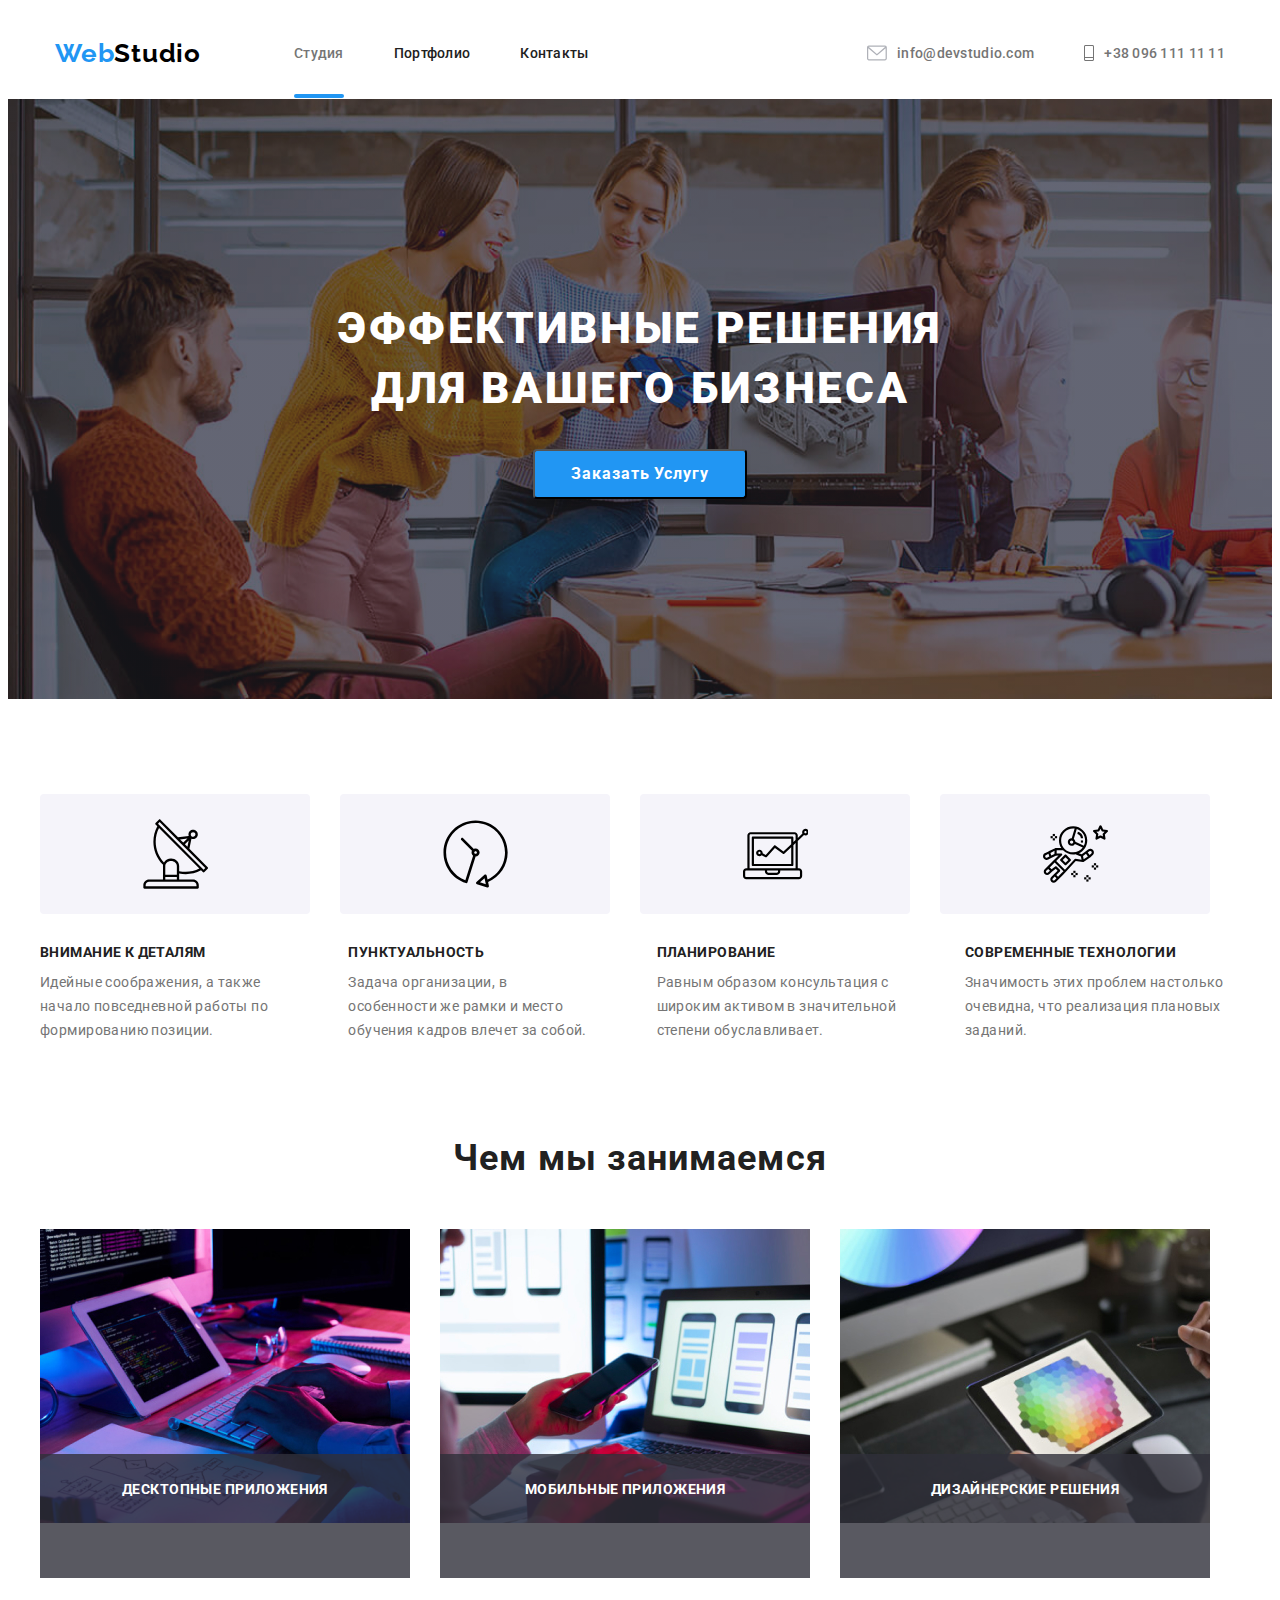
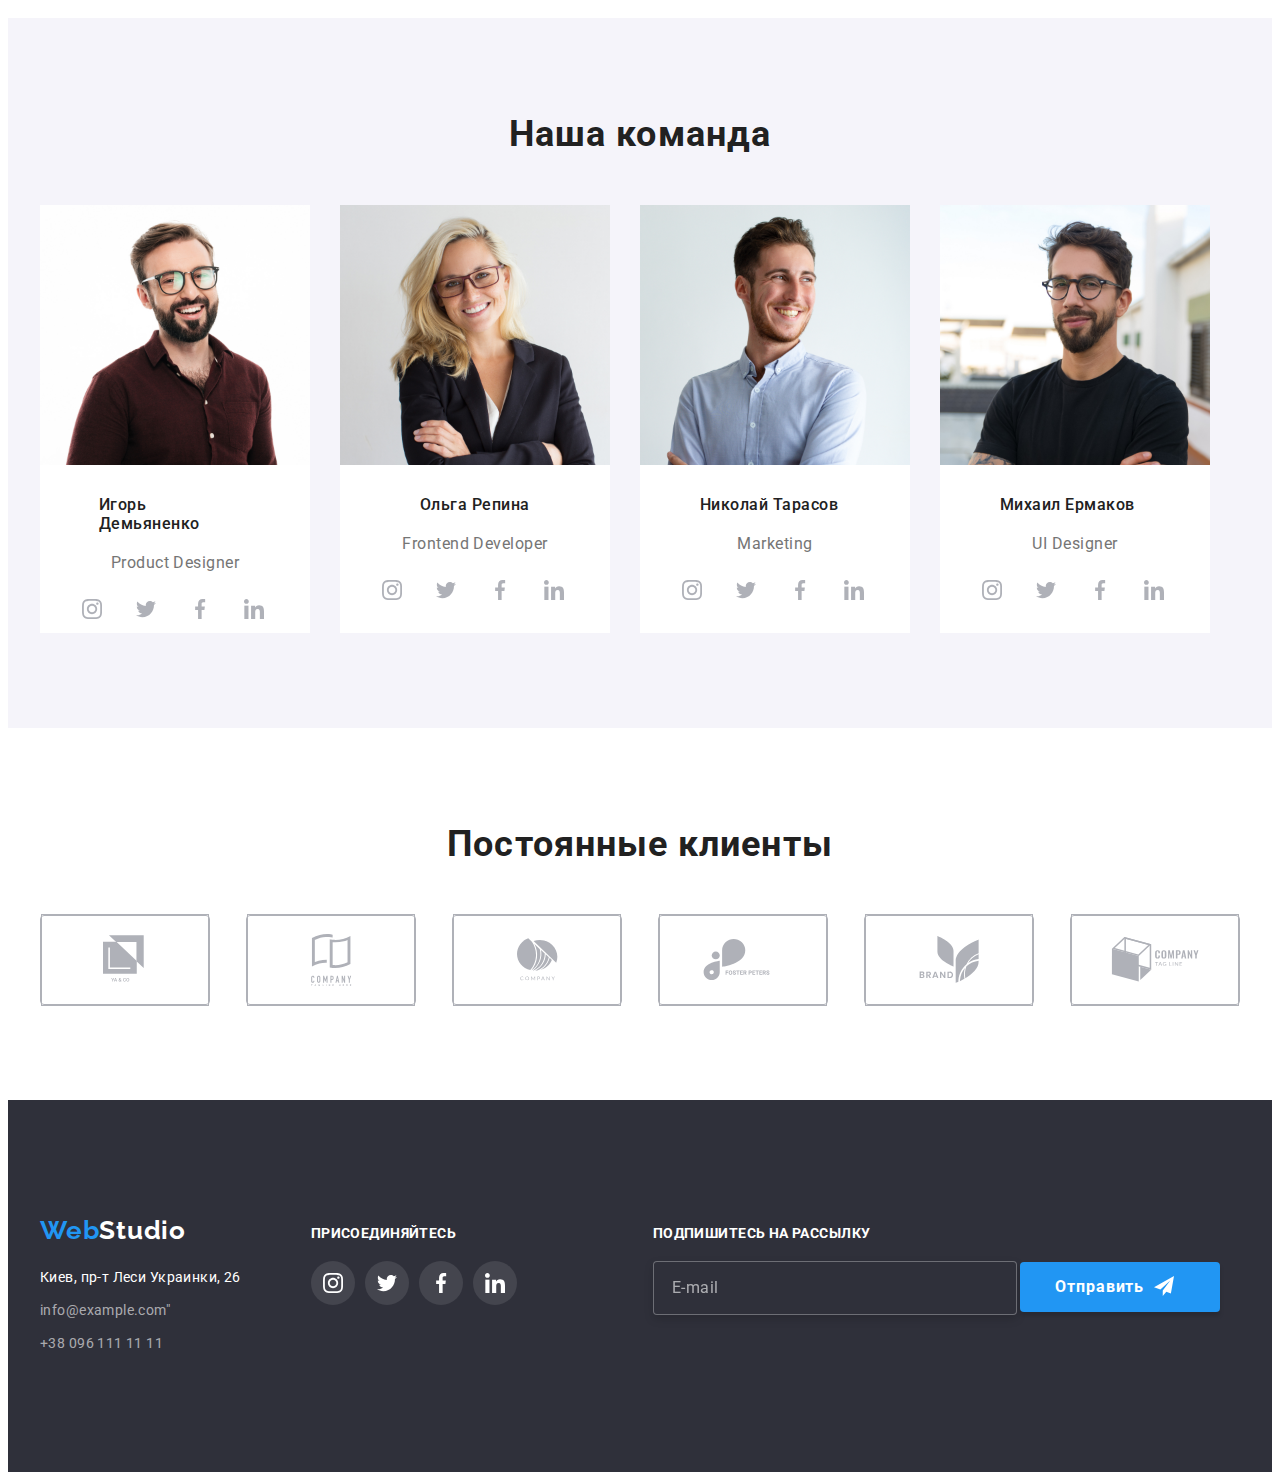
<file: index.html>
<!DOCTYPE html>
<html lang="ru">
<head>
    <meta charset="UTF-8">
    <meta name="viewport" content="width=device-width, initial-scale=1.0">
    <title>document</title>
    <link rel="stylesheet" href="https://cdnjs.cloudflare.com/ajax/libs/modern-normalize/1.0.0/modern-normalize.min.css"
        integrity="sha512-ISS7cAi1PEhQ8jnbJpJZMd29NlhNj4AWYyLOSp2CE/CsHxTCu+r+t0D2yoJudVrd0/8fTVPUVDzY5Tvli75u/g=="
        crossorigin="anonymous" />

        <link rel="stylesheet" href="https://cdnjs.cloudflare.com/ajax/libs/animate.css/4.1.1/animate.min.css" />
<link rel="stylesheet" href="./css/main.min.css">
        
    <link rel= "preconnect" href="https://fonts.gstatic.com">
     <link
     
    rel="stylesheet"href="https://cdnjs.cloudflare.com/ajax/libs/animate.css/4.1.1/animate.min.css"
  />
<link href="https://fonts.googleapis.com/css2?family=Raleway:wght@700&family=Roboto:wght@400;500;700;900&display=swap" rel="stylesheet", rel="preconnect" href="https://fonts.gstatic.com">
<link href="https://fonts.googleapis.com/css2?family=Raleway:wght@700&display=swap" rel="stylesheet">
</head>
<body> 
    <header class="header">
         <div class="container">
        <nav class="navigation">
         <a class="navigation-logo animate__pulse" href=""><span class="web">Web</span><span class="studio">Studio</span></a>
        <ul class="navigation-list">
           
            <li  class="stidio-nav"><a class="address-mail" href="./portfolio.html">Студия</a></li>
            <li ><a class="navigation-list-item" href="./portfolio.html" >Портфолио</a></li>
            <li ><a class="navigation-list-item-in"  href="">Контакты</a></li>
        </ul>
        </nav>
            <address class="address" >
        <a  class = "navigation-list-item-blue" href="mailto:info@devstudio.com"><svg class="mail" width="16" height="12">
            <use href="./images/sprite.svg#icon-mail"> </use>
        </svg>
       info@devstudio.com</a>
          <a class="header-phone" href="tel:+380961111111"><svg class="phone" width="10" height="16">
            <use href="./images/sprite.svg#icon-phone"> </use>
        </svg>+38 096 111 11 11</a>
            </address>
        </div>
      </header>
    <!--HEADER-->
    <main>
<!--hero-->
    <section class="hero">
    <div class="container-hero">
    <h1 class="hero-title">
        Эффективные решения для вашего бизнеса
    </h1>
    
    <button  class="service-button"  type="button"  data-modal-open > <span class="modal-button" >Заказать Услугу</span></button>
    </div>
   </section> 
   <section class="photo-before">
       <div class="container">
           <ul class="photo-before-list">
               <li class="photo-before-list-icon"> <svg class="photo-before-list-item"  width="65";
  height="70";>
                    <use href="./images/sprite.svg#icon-sputnik"></use>
                </svg></li>
        <li class="photo-before-list-icon"> <svg class="photo-before-list-item" width="65" ; height="70" ;>
                <use href="./images/sprite.svg#icon-clock"></use>
            </svg></li>
            <li class="photo-before-list-icon"> <svg class="photo-before-list-item" width="65" ; height="70" ;>
                    <use href="./images/sprite.svg#icon-lep-top"></use>
                </svg></li>
            <li class="photo-before-list-icon"> <svg class="photo-before-list-item" width="65" ; height="70" ;>
                    <use href="./images/sprite.svg#icon-space"></use>
                </svg></li>
           </ul>
   </div>
   </section>
<!--our work idea-->
    <section class="work">
        <div class="container">
        <ul class="work-ul" >
        <li class="work-desk"> <h2  class="work-idea">Внимание к деталям</h2>
        <span class="work-idea-optoins">Идейные соображения, а также начало повседневной работы по формированию позиции.
        </span>
    </li>
    <li class="work-desk" > <h2 class="work-idea" >Пунктуальность</h2> <span class="work-idea-optoins">Задача организации, в особенности же рамки и место обучения кадров влечет за собой.</span></li>
    <li class="work-desk"> <h2 class="work-idea" >Планирование</h2><span class="work-idea-optoins" > Равным образом консультация с широким активом в значительной степени обуславливает.</span></li>
    <li class="work-desk-once"> <h2 class="work-idea">Современные технологии</h2> <span class="work-idea-optoins">Значимость этих проблем настолько очевидна, что реализация плановых заданий.</span></li>
</ul>
</div>
    </section>

    <!--our work photo-->
    <section class="work-blok">
        <h2 class="work-process">Чем мы занимаемся</h2>
        <div class="container">
            <ul class="work-ul">
            <li class="photo-work"> <img src="images/our work/box 1.jpg" alt="фото чем мы занимаемся"  width="370" height="294"> <p class="advance">Десктопные приложения</p></li>
            <li class="photo-work"><img src="images/our work/box2.jpg" alt="фото чем мы занимаемся"width="370" height="294"><p class="advance">Мобильные приложения</p></li>
            <li class="photo-work" ><img src="images/our work/box3.jpg" alt="фото чем мы занимаемся"width="370" height="294"><p class="advance">Дизайнерские решения</p></li>
        </ul>
        </div>
    
    </section>
    <!--our team-->
    <section class="work-people" >
        <div class="container">
        <h2 class="work-process">Наша команда</h2>
       
                
         <ul class="work-ul" >
               <div class="person">
            <img  class="img-card"  src="./images/our team/img (1).jpg" alt="фото дизайнера" width="270" height="260">
            <h3 class="name-one">Игорь Демьяненко</h3>
            <p class="professional">Product Designer</p>
            <ul class="social-network">
                <li class="social-network-items"><a class="social-network-link" href=""> <svg class="network-photo" ><use href="./images/sprite.svg#icon-instagram"></use></svg></a>
                </li>
                <li class="social-network-items"><a class="social-network-link" href=""> <svg class="network-photo">
                            <use href="./images/sprite.svg#icon-twitter"></use>
                        </svg></a>
                </li>
                <li class="social-network-items"><a class="social-network-link" href=""> <svg class="network-photo">
                            <use href="./images/sprite.svg#icon-facebook"></use>
                        </svg></a>
                </li>
                <li class="social-network-items"><a class="social-network-link" href=""> <svg class="network-photo">
                            <use href="./images/sprite.svg#icon-linkedin"></use>
                        </svg></a>
                </li>
                </ul>
            </div>
        <div class="person">
            <img   class="img-card"src="./images/our team/img (2).jpg" alt="фото менеджера"width="270" height="260">
            <h3 class="name-fr"> Ольга Репина</h3>
            <p class="professional" >Frontend Developer</p>
<ul class="social-network">
    <li class="social-network-items"><a class="social-network-link" href=""> <svg class="network-photo">
                <use href="./images/sprite.svg#icon-instagram"></use>
            </svg></a>
    </li>
    <li class="social-network-items"><a class="social-network-link" href=""> <svg class="network-photo">
                <use href="./images/sprite.svg#icon-twitter"></use>
            </svg></a>
    </li>
    <li class="social-network-items"><a class="social-network-link" href=""> <svg class="network-photo">
                <use href="./images/sprite.svg#icon-facebook"></use>
            </svg></a>
    </li>
    <li class="social-network-items"><a class="social-network-link" href=""> <svg class="network-photo">
                <use href="./images/sprite.svg#icon-linkedin"></use>
            </svg></a>
    </li>
</ul>
        </div>


        <div class="person">
            <img src="./images/our team/img (3).jpg" alt="фото маркетолога" width="270" height="260">
            <h3 class="name-mark">Николай Тарасов</h3>
            <p class="professional">Marketing</p>
<ul class="social-network">
    <li class="social-network-items"><a class="social-network-link" href=""> <svg class="network-photo">
                <use href="./images/sprite.svg#icon-instagram"></use>
            </svg></a>
    </li>
    <li class="social-network-items"><a class="social-network-link" href=""> <svg class="network-photo">
                <use href="./images/sprite.svg#icon-twitter"></use>
            </svg></a>
    </li>
    <li class="social-network-items"><a class="social-network-link" href=""> <svg class="network-photo">
                <use href="./images/sprite.svg#icon-facebook"></use>
            </svg></a>
    </li>
    <li class="social-network-items"><a class="social-network-link" href=""> <svg class="network-photo">
                <use href="./images/sprite.svg#icon-linkedin"></use>
            </svg></a>
    </li>
</ul>
        </div>

        <div class="person-once">
           
            <img src="./images/our team/img (4).jpg" alt="фото дизайнера"width="270" height="260">
            <h3 class="name-diz">Михаил Ермаков</h3>
            <p class="professional">UI Designer</p>
<ul class="social-network">
    <li class="social-network-items"><a class="social-network-link" href=""> <svg class="network-photo">
                <use href="./images/sprite.svg#icon-instagram"></use>
            </svg></a>
    </li>
    <li class="social-network-items"><a class="social-network-link" href=""> <svg class="network-photo">
                <use href="./images/sprite.svg#icon-twitter"></use>
            </svg></a>
    </li>
    <li class="social-network-items"><a class="social-network-link" href=""> <svg class="network-photo">
                <use href="./images/sprite.svg#icon-facebook"></use>
            </svg></a>
    </li>
    <li class="social-network-items"><a class="social-network-link" href=""> <svg class="network-photo">
                <use href="./images/sprite.svg#icon-linkedin"></use>
            </svg></a>
    </li>
</ul>
    </div>
       
    </div>
    </section>
    <section class="client">
        <div class="container-client">
            <h2 class="our-client">Постоянные клиенты</h2>
<ul class="client-list">
    <li class="client-items"><a class="client-items-link" href=""> <svg class="client-photo" width="45" height="50">
                <use href="./images/sprite.svg#icon-paper"></use>
                
            </svg></a>
            </li>

            <li class="client-items"><a class="client-items-link" href=""> <svg class="client-photo" width="45" height="52">
                        <use href="./images/sprite.svg#icon-company"></use>
            
                    </svg></a>
            </li>
            <li class="client-items"><a class="client-items-link" href=""> <svg class="client-photo" width="41" height="43">
                        <use href="./images/sprite.svg#icon-company-elipse"></use>
            
                    </svg></a>
            </li>
            <li class="client-items"><a class="client-items-link" href=""> <svg class="client-photo" width="80" height="42">
                        <use href="./images/sprite.svg#icon-foster"></use>
            
                    </svg></a>
            </li>
            <li class="client-items"><a class="client-items-link" href=""> <svg class="client-photo" width="60" height="47">
                        <use href="./images/sprite.svg#icon-brand"></use>
            
                    </svg></a>
            </li>
            <li class="client-items"><a class="client-items-link" href=""> <svg class="client-photo" width="89" height="45">
                        <use href="./images/sprite.svg#icon-company-kvadro"></use>
            
                    </svg></a>
            </li>
</ul>
</div>

            </div>
            </section>
</main>

<footer class="cont-footer">
<div class="container">

    
    <div class="nav-foot">
<a class="navigation-logo-footer" href=""><span class="web">Web</span><span class="studio-white">Studio</span></a>
<address >
    
<ul  class="futer-ul">
<li  class="address-footer-once" > <a  class= "address-style" href="https://goo.gl/maps/gUX8hAbv2jHmD63R7 " target="_blank">Киев, пр-т Леси Украинки, 26</a></li>
<li class="address-footer"><a class= "address-style-inf" href="mailto:info@example.com">info@example.com"</a></li>
<li class="address-footer"><a class= "address-style-inf"href="tel:+380961111111">+38 096 111 11 11</a></li>
</ul>
</address>
</div>
<div class="footer-social">
    <p class="footer-it"> присоединяйтесь</p>

    <ul class="social-network-footer">
        <li class="social-network-items"><a class="social-network-link-footer" href=""> <svg class="network-photo-footer">
                    <use href="./images/sprite.svg#icon-instagram"></use>
                </svg></a>
        </li>
        <li class="social-network-items"><a class="social-network-link-footer" href=""> <svg class="network-photo-footer">
                    <use href="./images/sprite.svg#icon-twitter"></use>
                </svg></a>
        </li>
        <li class="social-network-items"><a class="social-network-link-footer" href=""> <svg class="network-photo-footer">
                    <use href="./images/sprite.svg#icon-facebook"></use>
                </svg></a>
        </li>
        <li class="social-network-items"><a class="social-network-link-footer" href=""> <svg class="network-photo-footer">
                    <use href="./images/sprite.svg#icon-linkedin"></use>
                </svg></a>
        </li>
    </ul>
</div>
<form class="footer-input" autocomplete="off">
    <p class="footer-it">Подпишитесь на рассылку</p>
    <label class="social-network-footer-label">
    <input   type="email" class="footer-inp"  name="user_message" placeholder="E-mail"> 
    </label>
<button type="submit" class="modal_form_btn_foot"><span class="btn_ft">Отправить</span><a class="foot-send" href=""> <svg class="network-photo">
        <use href="./spritemodal/sprite.svg#icon-icon-send"></use>
    </svg></a></button>

 </form>
</div>
</footer>
<div class="backdrop is-hidden" data-modal>
    <div class="modal"> 
    <button type="button" class="close-btn"  data-modal-close>X</button>
    <form  class="modal_form" autocomplete="off">
        <p class="capital_later">Оставьте свои данные, мы вам перезвоним</p>
        <label  class="modal_form_field">
        <span class="later_modal">  Имя</span>
            <span class="modal_form_itum">
            <input type="text" name="user_name" class="modal-form_input"  >
                <svg class="modal_form_icon">
                <use href="./spritemodal/sprite.svg#icon-name"></use>
            </svg>
            
            </span>
                  </label>

        <label  class="modal_form_field">
            <span class="later_modal">Телефон</span>
            <span class="modal_form_itum">
            <input type="tel" name="user_phone" class="modal-form_input" >
            <svg class="modal_form_icon">
                <use href="./spritemodal/sprite.svg#icon-phone"></use>
            </svg>
            </span>
        </label>

        <label  class="modal_form_field">
            <span class="later_modal">
            Почта</span>
            <span class="modal_form_itum">
            <input type="email" name="user_mail" class="modal-form_input">
        <svg class="modal_form_icon">
            <use href="./spritemodal/sprite.svg#icon-mail"></use>
        </svg>
            </span>
        </label>

        <label class="modal_form_field">
        <span class="later_modal"> Комментарий</span>
        <textarea class="modal_form_message" name="user_message" placeholder="Введите текст"></textarea>
        </label>
        <div class="late">
           
        <input id="user-policy" type="checkbox" name="user_policy_" value="accept-policy" class="modal_form-policy visually-hidden">
        
        <label for="user-policy" class="modal_form_policy_text">Соглашаюсь с рассылкой и принимаю<a  class="modal_form_policy_tex" href="">Условия договора</a></label>
        </div>
         <button type="submit" class="modal_form_btn">Отправить</button>
    </form>
    </div>
</div>
<script src="./jS/modal.js"></script>
</body>
</html>
</file>
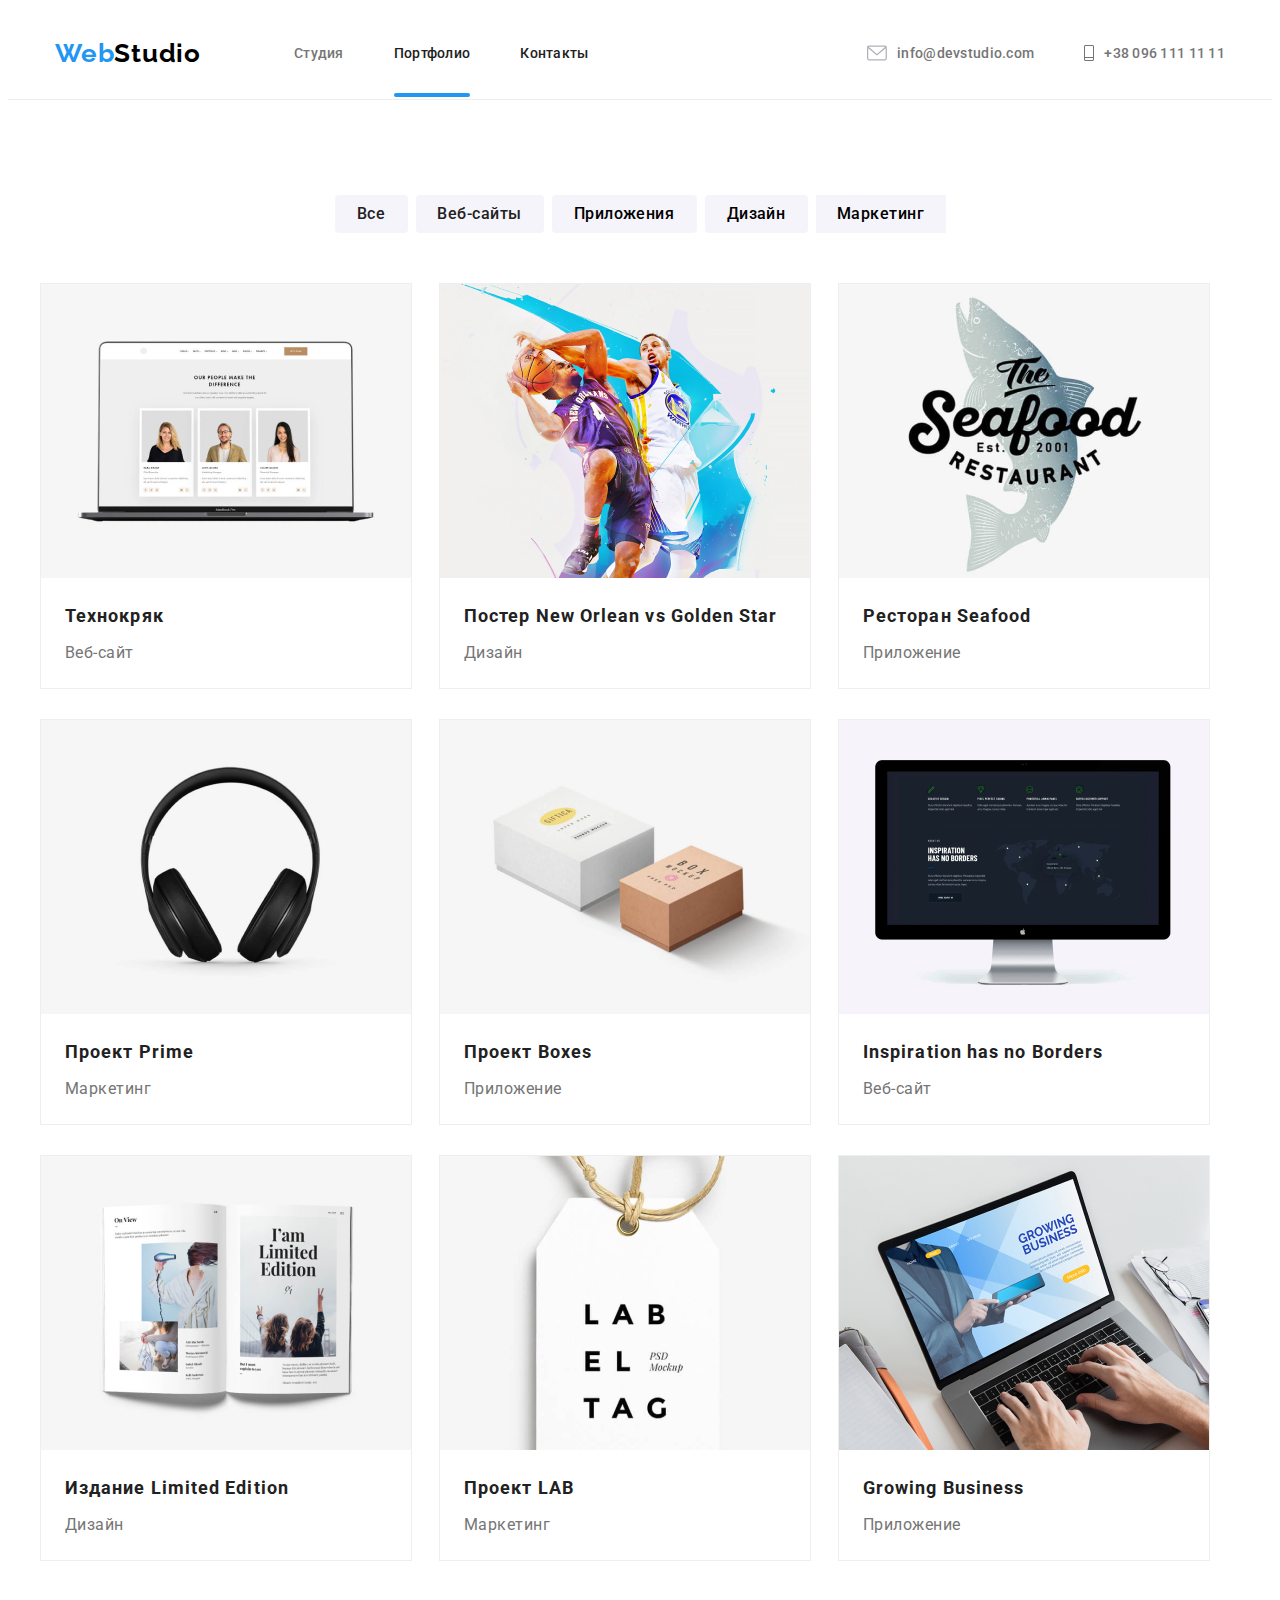
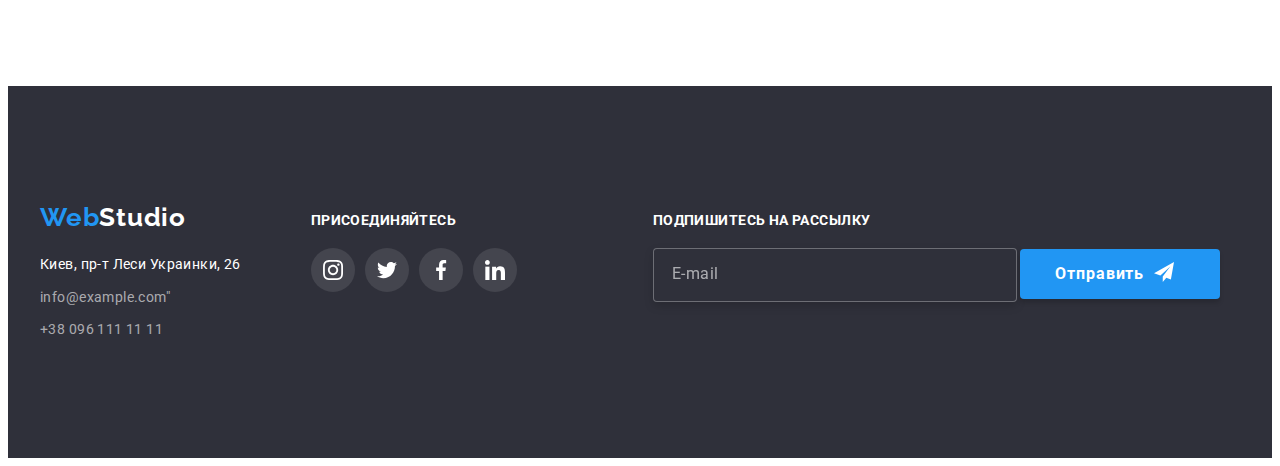
<file: portfolio.html>
<!DOCTYPE html>
<html lang="en">
<head>
    <meta charset="UTF-8">
    <meta name="viewport" content="width=device-width, initial-scale=1.0">
    <title>Document</title>
    <link rel="stylesheet" href="https://cdnjs.cloudflare.com/ajax/libs/modern-normalize/1.0.0/modern-normalize.min.css"
        integrity="sha512-ISS7cAi1PEhQ8jnbJpJZMd29NlhNj4AWYyLOSp2CE/CsHxTCu+r+t0D2yoJudVrd0/8fTVPUVDzY5Tvli75u/g=="
        crossorigin="anonymous" />
<link rel="stylesheet" href="./css/main.min.css">
<link rel="preconnect" href="https://fonts.gstatic.com">
<link href="https://fonts.googleapis.com/css2?family=Raleway:wght@700&family=Roboto:wght@400;500;700;900&display=swap"
    rel="stylesheet",  rel="preconnect" href="https://fonts.gstatic.com">
<link href="https://fonts.googleapis.com/css2?family=Raleway:wght@700&display=swap" rel="stylesheet">
</head>
<body>
   
    
    <header class="header bord">
        <div class="container">
            <nav class="navigation">
                <a class="navigation-logo" href=""><span class="web">Web</span><span class="studio">Studio</span></a>
                <ul class="navigation-list">
        
                    <li><a class="address-mail-folio" href="./index.html">Студия</a></li>
                    <li class="stidio-nav"><a class="navigation-list-item-portion" href="./portfolio.html">Портфолио</a></li>
                    <li><a class="navigation-list-item-in" href="">Контакты</a></li>
                </ul>
            </nav>
            <address class="address">
                <a class="navigation-list-item-blue" href="mailto:info@devstudio.com"><svg class="mail" width="16" height="12">
                        <use href="./images/sprite.svg#icon-mail"> </use>
                    </svg>
                    info@devstudio.com</a>
                <a class="header-phone" href="tel:+380961111111"><svg class="phone" width="10" height="16">
                        <use href="./images/sprite.svg#icon-phone"> </use>
                    </svg>+38 096 111 11 11</a>
            </address>
        </div>
    </header>

       <main>
         <section class="gallery">
             <ul  class="button container">
            <li  ><button  class="button-service-white ses"   type="button">Все</li>
            <li > <button  class="button-service " type="button">Веб-сайты</button></li>
            <li><button  class="button-service-two " type="button">Приложения</button></li>
            <li><button  class="button-service-three " type="button">Дизайн</button></li>
            <li><button  class="button-service-four " type="button">Маркетинг</button><li>
            </ul>

         <div class= "container">
        <ul class=" work-once ">
            <li class="photo-portfolio-once">
                
            <a class="portfolio-shadow" href="">
                <div class="product-thumb">
            <img src="./portfolio/protfolio  images/main-page/tehnokryak-1.jpg" alt="" width="370" height="294">
            <div class="product-actions"><p class="over-text">
                Технокряк это современная площадка распространения коронавируса. Компании используют эту платформу для цифрового
                шпионажа и атак на защищённые сервера конкурентов.</p>
            </div>
            </div>
            
            <div class="discription-photo">
                <p class="descriptin-photo">
                    Технокряк
                </p>
                <p class="descriptin-photo-work">Веб-сайт </p>
                
            </div>  
            </a>
            </li>


            <li class="photo-portfolio-once">
                <a class="portfolio-shadow" href="">
                    <div class="product-thumb">
                <img src="./portfolio/protfolio  images/main-page/poster-2.jpg" alt="" width="370" height="294">
            <div class="product-actions">
                <p class="over-text">
                    Технокряк это современная площадка распространения коронавируса. Компании используют эту платформу для цифрового
                    шпионажа и атак на защищённые сервера конкурентов.</p>
            </div>
            </div>

                <div class="discription-photo">
                <p class="descriptin-photo">
                    Постер New Orlean vs Golden Star
                    </p>
                    <p class="descriptin-photo-work">Дизайн</p>
                    </div>
                </a>
            </li>

            <li class="photo-portfolio-twice">
                <a class="portfolio-shadow" href="">
                    <div class="product-thumb">
                <img src="./portfolio/protfolio  images/main-page/resyaurant-3.jpg" alt="" width="370" height="294">
                <div class="product-actions">
                    <p class="over-text">
                        Технокряк это современная площадка распространения коронавируса. Компании используют эту платформу для цифрового
                        шпионажа и атак на защищённые сервера конкурентов.</p>
                </div>
                </div>
                
                <div class="discription-photo">
                <p class="descriptin-photo">
                    Ресторан Seafood
                    </p>
                    <p class="descriptin-photo-work">Приложение</p>
                    </div>
               
            </li>
                         
            <li class="photo-portfolio-once">
                <a  class="portfolio-shadow" href="">
                    <div class="product-thumb">
                <img src="./portfolio/protfolio  images/main-page/img-4.jpg" alt="" width="370" height="294">
                    <div class="product-actions">
                        <p class="over-text">
                            Технокряк это современная площадка распространения коронавируса. Компании используют эту платформу для цифрового
                            шпионажа и атак на защищённые сервера конкурентов.</p>
                    </div>
                    </div>
                            
                <div class="discription-photo">
                <p class="descriptin-photo">
                    Проект Prime
                    </p >
                    <p class="descriptin-photo-work">Маркетинг</p>
                    </div>
                </a>
            </li>

            <li class="photo-portfolio-once">
                <a class="portfolio-shadow" href="">
                    <div class="product-thumb">
                <img src="./portfolio/protfolio  images/main-page/img-5.jpg" alt="" width="370" height="294">
                <div class="product-actions">
                    <p class="over-text">
                        Технокряк это современная площадка распространения коронавируса. Компании используют эту платформу для цифрового
                        шпионажа и атак на защищённые сервера конкурентов.</p>
                </div>
                </div>              
                        
                
                <div class="discription-photo">
                    <p class="descriptin-photo">
                    Проект Boxes
                    </p >
                    <p class="descriptin-photo-work">Приложение</p>
                    </div>
                    </a>
            </li>
            <li class="photo-portfolio-twice">
                <a  class="portfolio-shadow" href="">
                    <div class="product-thumb">
                <img src="./portfolio/protfolio  images/main-page/img-6.jpg" alt="" width="370" height="294">
                <div class="product-actions">
                    <p class="over-text">
                        Технокряк это современная площадка распространения коронавируса. Компании используют эту платформу для цифрового
                        шпионажа и атак на защищённые сервера конкурентов.</p>
                </div>
                </div>
                
                <div class="discription-photo">
                    <p class="descriptin-photo">
                    Inspiration has no Borders
                    </p>
                    <p class="descriptin-photo-work">Веб-сайт</p>
                    </div>
                    </a>
            </li>
            
            <li class="photo-portfolio-once">
                <a  class="portfolio-shadow" href="">
                    <div class="product-thumb">
                <img src="./portfolio/protfolio  images/main-page/img-7.jpg" alt="" width="370" height="294">
          <div class="product-actions">
         <p class="over-text">
        Технокряк это современная площадка распространения коронавируса. Компании используют эту платформу для цифрового
        шпионажа и атак на защищённые сервера конкурентов.</p>
             </div>
              </div>
                <div class="discription-photo">
                    <p class="descriptin-photo">
                    Издание Limited Edition
                    </p>
                    <p class="descriptin-photo-work">Дизайн</p>
                    </div>
                </a>
            </li>
            <li class="photo-portfolio-once">
                <a class="portfolio-shadow" href="">
                    <div class="product-thumb">
                <img src="./portfolio/protfolio  images/main-page/img-8.jpg" alt="" width="370" height="294">
            <div class="product-actions">
                <p class="over-text">
                    Технокряк это современная площадка распространения коронавируса. Компании используют эту платформу для цифрового
                    шпионажа и атак на защищённые сервера конкурентов.</p>
            </div>
            </div>

                <div class="discription-photo">
                    <p class="descriptin-photo">
                    Проект LAB
                    </p>
                    <p class="descriptin-photo-work">Маркетинг</p>
                    </div>
                </a>
            </li>
            <li class="photo-portfolio-twice">
                <a class="portfolio-shadow" href="">
                    <div class="product-thumb">
                <img src="./portfolio/protfolio  images/main-page/img-9.jpg" alt=""width="370" height="294">
                <div class="product-actions">
                    <p class="over-text">
                        Технокряк это современная площадка распространения коронавируса. Компании используют эту платформу для цифрового
                        шпионажа и атак на защищённые сервера конкурентов.</p>
                </div>
                </div>
                <div class="discription-photo">
                    <p class="descriptin-photo">
                    Growing Business
                    </p>
                    <p class="descriptin-photo-work">Приложение</p>
                </div>
            </a>
            </li>
        </ul>
        </div>
        
    </section>
    </main>
<footer class="cont-footer">
    <div class="container">
        <div class="nav-foot">
            <a class="navigation-logo-footer" href=""><span class="web">Web</span><span
                    class="studio-white">Studio</span></a>
            <address>

                <ul class="futer-ul">
                    <li class="address-footer-once"> <a class="address-style"
                            href="https://goo.gl/maps/gUX8hAbv2jHmD63R7 " target="_blank">Киев, пр-т Леси Украинки,
                            26</a></li>
                    <li class="address-footer"><a class="address-style-inf"
                            href="mailto:info@example.com">info@example.com"</a></li>
                    <li class="address-footer"><a class="address-style-inf" href="tel:+380961111111">+38 096 111 11
                            11</a></li>
                </ul>
            </address>
        </div>
        <div class="footer-social">
            <p class="footer-it"> присоединяйтесь</p>

            <ul class="social-network-footer">
                <li class="social-network-items"><a class="social-network-link-footer" href=""> <svg
                            class="network-photo-footer">
                            <use href="./images/sprite.svg#icon-instagram"></use>
                        </svg></a>
                </li>
                <li class="social-network-items"><a class="social-network-link-footer" href=""> <svg
                            class="network-photo-footer">
                            <use href="./images/sprite.svg#icon-twitter"></use>
                        </svg></a>
                </li>
                <li class="social-network-items"><a class="social-network-link-footer" href=""> <svg
                            class="network-photo-footer">
                            <use href="./images/sprite.svg#icon-facebook"></use>
                        </svg></a>
                </li>
                <li class="social-network-items"><a class="social-network-link-footer" href=""> <svg
                            class="network-photo-footer">
                            <use href="./images/sprite.svg#icon-linkedin"></use>
                        </svg></a>
                </li>
            </ul>
        </div>
        <form class="footer-input" autocomplete="off">
            <p class="footer-it">Подпишитесь на рассылку</p>
            <label class="social-network-footer-label">
                <input type="email" class="footer-inp" name="user_message" placeholder="E-mail">
            </label>
            <button type="submit" class="modal_form_btn_foot"><span class="btn_ft">Отправить</span><a class="foot-send"
                    href=""> <svg class="network-photo">
                        <use href="./spritemodal/sprite.svg#icon-icon-send"></use>
                    </svg></a></button>

        </form>
    </div>

</footer>
</body>
</html>
</file>
<file: css/main.min.css>
h1,
h2,
h3,
h4,
h5,
h6 {
  margin: 0;
}
ul,
ol {
  margin: 0;
  padding: 0;
}
p {
  margin: 0;
}
img {
  display: block;
}
.header .container {
  display: flex;
  align-items: center;
  width: 1170px;
  margin: 0 auto;
  padding-top: 30px;
  padding-bottom: 30px;
}
.header-phone {
  transition-duration: 250ms;
  transition-timing-function: cubic-bezier(0.4, 0, 0.2, 1);
}
.header .navigation-logo {
  animation-duration: 1000ms;
  animation-iteration-count: 2;
}
.address-mail,
.address-mail-folio,
.header-phone {
  font-family: "Roboto", sans-serif;
  font-style: normal;
  font-weight: 500;
  font-size: 14px;
  line-height: 1.1422;
  letter-spacing: 0.02em;
  color: #757575;
  text-decoration: none;
}
.address-mail-port,
.header-phone-port {
  font-family: "Roboto", sans-serif;
  font-style: normal;
  font-weight: 500;
  font-size: 14px;
  line-height: 1.142;
  letter-spacing: 0.02em;
  text-decoration: none;
  color: #757575;
}
.header-phone:hover,
.header-phone:focus {
  color: #2196f3;
  outline: none;
}
.header-portfolio {
  display: flex;
  align-items: center;
  padding-top: 30px;
  padding-bottom: 30px;
}
.header-phone:hover,
.header-phone:focus {
  color: #2196f3;
}
.header-phone {
  display: flex;
  align-items: center;
}
.header-phone:hover .phone {
  fill: #2196f3;
}
.header-phone:focus .phone {
  fill: #2196f3;
}
.phone {
  fill: currentColor;
}
.navigation-list-item-portion::after {
  content: "";
  position: absolute;
  width: 100%;
  left: 0;
  bottom: 0;
  display: block;
  height: 4px;
  background: #2196f3;
  border-radius: 2px;
  transform: translateY(36px);
}
.navigation-list-item,
.navigation-list-item-portion,
.mail .navigation-list-item-in,
.navigation-list-item-blue,
.address-mail {
  transition-duration: 250ms;
  transition-timing-function: cubic-bezier(0.4, 0, 0.2, 1);
}
.navigation {
  display: flex;
  align-items: center;
}
.navigation-list {
  display: flex;
}
.address {
  display: flex;
  margin-left: auto;
}
.address-mail {
  outline: none;
}
.navigation-list-item {
  margin-left: 50px;
  text-decoration: none;
  outline: none;
  position: relative;
}
.navigation-list-item-portion {
  margin-left: 50px;
  text-decoration: none;
  outline: none;
  position: relative;
}
.navigation-list-item-blue {
  margin-right: 50px;
  text-decoration: none;
}
.navigation-list-item-in {
  margin-left: 50px;
}
.navigation-list-item,
.navigation-list-item-port,
.navigation-list-item-in,
.navigation-list-item-portion {
  font-family: "Roboto", sans-serif;
  font-weight: 500;
  font-size: 14px;
  line-height: 1.1422;
  letter-spacing: 0.02em;
  color: #212121;
  text-decoration: none;
  list-style-type: none;
  outline: none;
}
.address-mail:hover,
.address-mail:focus {
  color: #2196f3;
}
.navigation-list-item-port {
  font-family: Roboto;
  font-style: normal;
  font-weight: 500;
  font-size: 14px;
  line-height: 1.142;
  letter-spacing: 0.02em;
  color: #212121;
}
.navigation-logo {
  font-family: Raleway;
  font-style: normal;
  font-weight: bold;
  font-size: 26px;
  line-height: 1.19;
  letter-spacing: 0.03em;
  color: #2196f3;
  text-decoration: none;
  outline: none;
  padding-right: 93px;
}
.navigation-list {
  list-style-type: none;
}
.navigation-list-item-blue {
  font-family: "Roboto", sans-serif;
  font-style: normal;
  font-weight: 500;
  font-size: 14px;
  line-height: 16px;
  letter-spacing: 0.02em;
  color: #757575;
  outline: none;
}
.navigation-list-item-blue:hover,
.navigation-list-item-blue:focus {
  color: #2196f3;
}
.navigation-list-item-port-blue {
  font-family: "Roboto", sans-serif;
  font-style: normal;
  font-weight: 500;
  font-size: 14px;
  line-height: 16px;
  letter-spacing: 0.02em;
  color: #2196f3;
  text-decoration: none;
}
.navigation-list-item-port-contact {
  font-family: Roboto;
  font-style: normal;
  font-weight: 500;
  font-size: 14px;
  line-height: 1.142;
  letter-spacing: 0.02em;
  color: #212121;
  text-decoration: none;
}
.navigation-list-item:hover,
.navigation-list-item:focus {
  color: #2196f3;
}
.navigation-list-item-portion:hover,
.navigation-list-item-portion:focus {
  color: #2196f3;
}
.mail {
  color: #757575;
  margin-right: 10px;
}
.navigation-list-item-blue {
  display: flex;
  align-items: center;
}
.phone {
  margin-right: 10px;
  color: #757575;
}
.navigation-list-item-in:hover,
.navigation-list-item-in:focus {
  color: #2196f3;
}
.address-mail::after {
  content: "";
  position: absolute;
  width: 100%;
  left: 0;
  bottom: 0;
  display: block;
  height: 4px;
  background: #2196f3;
  border-radius: 2px;
  transform: translateY(36px);
}
.stidio-nav {
  position: relative;
}
.navigation-list-item-blue:hover .mail {
  fill: #2196f3;
}
.navigation-list-item-blue:focus .mail {
  fill: #2196f3;
}
.studio {
  font-family: "Raleway", sans-serif;
  font-style: normal;
  font-weight: bold;
  font-size: 26px;
  line-height: 1.19;
  letter-spacing: 0.03em;
  text-decoration: none;
  color: black;
}
.bord {
  border-bottom: 1px solid #ececec;
}
.container {
  width: 1200px;
  margin: 0 auto;
  flex-wrap: wrap;
  list-style: none;
  display: flex;
  padding-left: 15px;
  padding-right: 15px;
}
.visually-hidden {
  position: absolute !important;
  clip: rect(1px 1px 1px 1px);
  clip: rect(1px 1px 1px 1px);
  padding: 0 !important;
  border: 0 !important;
  height: 1px !important;
  width: 1px !important;
  overflow: hidden;
}
.modal-button {
  font-family: "Roboto", sans-serif;
  font-style: normal;
  font-weight: bold;
  font-size: 16px;
  line-height: 30px;
  align-items: center;
  text-align: center;
  letter-spacing: 0.06em;
  color: #ffffff;
  padding-left: 30px;
  padding-right: 30px;
  padding-top: 10px;
  padding-bottom: 10px;
}
.service-button {
  margin: 0 auto;
  display: block;
  min-width: 200px;
  height: 50px;
  background: #2196f3;
  box-shadow: 0px 4px 4px rgba(0, 0, 0, 0.15);
  border-radius: 4px;
  cursor: pointer;
  margin-top: 30px;
}
.button-service {
  list-style-type: none;
  font-family: Roboto;
  font-style: normal;
  font-weight: 500;
  font-size: 16px;
  line-height: 26px;
  text-align: center;
  letter-spacing: 0.03em;
  color: #212121;
  width: 128px;
  height: 38px;
  background: #f5f4fa;
  border-radius: 4px;
  border: none;
  outline: none;
}
.button-service-white {
  font-family: "Roboto", sans-serif;
  font-style: normal;
  font-weight: 500;
  font-size: 16px;
  line-height: 26px;
  letter-spacing: 0.03em;
  color: #212121;
  margin-right: 8px;
  width: 73px;
  height: 38px;
  cursor: pointer;
  background: #f5f4fa;
  border-radius: 4px;
  border: none;
  outline: none;
}
.button-service-white:hover,
.button-service-white:focus {
  background-color: #2196f3;
  color: white;
}
.button {
  display: flex;
  text-align: center;
  justify-content: center;
  padding-bottom: 50px;
  list-style-type: none;
}
.button-service {
  margin-right: 8px;
  width: 128px;
  height: 38px;
  background: #f5f4fa;
  border-radius: 4px;
  cursor: pointer;
  font-family: Roboto;
  font-style: normal;
  font-weight: 500;
  font-size: 16px;
  line-height: 26px;
  text-align: center;
  letter-spacing: 0.03em;
  border: none;
  outline: none;
}
.button-service-two {
  margin-right: 8px;
  width: 145px;
  height: 38px;
  background: #f5f4fa;
  border-radius: 4px;
  cursor: pointer;
  font-family: Roboto;
  font-style: normal;
  font-weight: 500;
  font-size: 16px;
  line-height: 26px;
  text-align: center;
  letter-spacing: 0.03em;
  border: none;
  outline: none;
}
.button-service-two:hover,
.button-service-two:focus {
  background-color: #2196f3;
  color: white;
}
.button-service-three {
  margin-right: 8px;
  width: 103px;
  height: 38px;
  background: #f5f4fa;
  border-radius: 4px;
  cursor: pointer;
  font-family: Roboto;
  font-style: normal;
  font-weight: 500;
  font-size: 16px;
  line-height: 26px;
  text-align: center;
  letter-spacing: 0.03em;
  border: none;
  outline: none;
}
.button-service-three:hover,
.button-service-three:focus {
  background-color: #2196f3;
  color: white;
}
.button-service-four {
  width: 130px;
  height: 38px;
  background: #f5f4fa;
  cursor: pointer;
  font-family: Roboto;
  font-style: normal;
  font-weight: 500;
  font-size: 16px;
  line-height: 26px;
  text-align: center;
  letter-spacing: 0.03em;
  border: none;
  outline: none;
}
.button-service-four:hover,
.button-service-four:focus {
  background-color: #2196f3;
  color: white;
}
.button-service:hover,
.button-service:focus {
  background-color: #2196f3;
  color: white;
}
.btn_ft {
  font-family: Roboto;
  font-style: normal;
  font-weight: bold;
  font-size: 16px;
  line-height: 30px;
  display: flex;
  align-items: center;
  text-align: center;
  letter-spacing: 0.06em;
  color: #ffffff;
  padding-bottom: 10px;
  padding-top: 10px;
  padding-left: 29px;
}
.social-network {
  display: flex;
  justify-content: space-between;
  list-style: none;
  padding-bottom: 30px;
  padding-right: 30px;
  padding-left: 30px;
}
.social-network-link {
  width: 44px;
  height: 44px;
  background-color: #ffffff;
  display: block;
  border-radius: 50%;
  display: flex;
  justify-content: center;
  align-items: center;
  outline: none;
  transition-property: background-color;
  transition-duration: 250ms;
  transition-timing-function: cubic-bezier(0.4, 0, 0.2, 1);
}
.social-network-link-footer {
  transition-property: background-color;
  transition-duration: 250ms;
  transition-timing-function: cubic-bezier(0.4, 0, 0.2, 1);
}
.social-network-link:hover,
.social-network-link:focus {
  background: #2196f3;
}
.social-network-link:hover .network-photo,
.social-network-link:focus .network-photo {
  fill: #ffffff;
}
.social-network-link-footer:hover,
.social-network-link-footer:focus {
  background: #2196f3;
  outline: none;
}
.social-network-link-footer {
  width: 44px;
  height: 44px;
  background: #2f303a;
  background-image: linear-gradient(
    rgba(255, 255, 255, 0.1),
    rgba(255, 255, 255, 0.1)
  );
  display: block;
  border-radius: 50%;
  display: flex;
  justify-content: center;
  align-items: center;
}
.modal_form {
  display: flex;
  flex-direction: column;
}
.modal-form_input {
  width: 100%;
  height: 40px;
  border: 1px solid rgba(33, 33, 33, 0.2);
  border-radius: 4px;
  padding-left: 42px;
}
.modal-form_input:focus {
  outline: none;
  border-color: #2196f3;
  transition-duration: 250ms;
  transition-timing-function: cubic-bezier(0.4, 0, 0.2, 1);
}
.modal_form_message:focus {
  outline: none;
  border-color: #2196f3;
  transition-duration: 250ms;
  transition-timing-function: cubic-bezier(0.4, 0, 0.2, 1);
}
.modal_form_policy_tex:focus {
  outline: none;
  color: #2196f3;
  transition-duration: 250ms;
  transition-timing-function: cubic-bezier(0.4, 0, 0.2, 1);
}
.footer-inp:focus {
  outline: none;
  border-color: #2196f3;
  transition-duration: 250ms;
  transition-timing-function: cubic-bezier(0.4, 0, 0.2, 1);
}
.modal_form_icon {
  display: block;
  width: 18px;
  height: 18px;
  position: absolute;
  top: 50%;
  transform: translateY(-50%);
  left: 12px;
  transition-duration: 250ms;
  transition-timing-function: cubic-bezier(0.4, 0, 0.2, 1);
}
.modal_form_message::placeholder {
  font-family: Roboto;
  font-style: normal;
  font-weight: normal;
  font-size: 12px;
  line-height: 14px;
  letter-spacing: 0.01em;
  color: rgba(117, 117, 117, 0.5);
}
.modal-form_input:focus + .modal_form_icon {
  fill: #188ce8;
}
.modal-form_input:hover + .modal_form_icon {
  fill: #188ce8;
}
.later_modal {
  margin-top: 10px;
  margin-bottom: 4px;
}
.modal_form_field {
  position: relative;
}
.modal_form_itum {
  position: relative;
  display: block;
  margin-top: 4px;
}
.modal_form_message {
  width: 100%;
  height: 120px;
  border: 1px solid rgba(33, 33, 33, 0.2);
  border-radius: 4px;
  padding: 12px 16px;
  margin-top: 4px;
  resize: none;
}
.modal_form_policy_tex:hover,
.modal_form_policy_tex:focus {
  outline: none;
  border-color: solid rgba(33, 33, 33, 0.2);
  transition-duration: 250ms;
  transition-timing-function: cubic-bezier(0.4, 0, 0.2, 1);
  color: #188ce8;
}
.modal_form_message:focus {
  outline: none;
  border-color: solid rgba(33, 33, 33, 0.2);
  transition-duration: 250ms;
  transition-timing-function: cubic-bezier(0.4, 0, 0.2, 1);
}
.modal-form_input {
  transition-duration: 250ms;
  transition-timing-function: cubic-bezier(0.4, 0, 0.2, 1);
}
.modal_form_policy_text::before {
  content: "";
  display: inline-block;
  width: 16px;
  height: 15px;
  border-radius: 2px;
  border: 1px solid;
  color: black;
  padding-left: 13px;
  margin-right: 7px;
}
.modal_form_policy_text,
.modal_form_policy_tex {
  font-family: Roboto;
  font-style: normal;
  font-weight: normal;
  font-size: 14px;
  line-height: 24px;
  letter-spacing: 0.03em;
  color: #757575;
}
.modal_form-policy:checked + .modal_form_policy_text::before {
  background-image: url("../images/hero/check.svg");
  background-color: #188ce8;
  border-color: #188ce8;
  background-size: contain;
  background-origin: content-box;
}
.modal_form_policy_text::before {
  border-color: black;
}
.modal_form_policy_text {
  font-family: Roboto;
  font-style: normal;
  font-weight: normal;
  font-size: 14px;
  line-height: 24px;
  letter-spacing: 0.03em;
  color: #757575;
  margin-bottom: 30px;
  margin-top: 20px;
}
.modal_form_btn {
  display: block;
  margin: 0 auto;
  width: 200px;
  height: 50px;
  background: #188ce8;
  box-shadow: 0px 4px 4px rgba(0, 0, 0, 0.15);
  border-radius: 4px;
  font-family: Roboto;
  font-style: normal;
  font-weight: bold;
  font-size: 16px;
  line-height: 30px;
  color: #ffffff;
  border-color: #188ce8;
  cursor: pointer;
  margin-bottom: 40px;
  outline: none;
}
.hero {
  background: #2f303a;
  background-image: linear-gradient(
      rgba(47, 48, 58, 0.4),
      rgba(47, 48, 58, 0.4)
    ),
    url("../images/hero/bg.jpg");
  background-size: cover;
  background-repeat: no-repeat;
  align-items: center;
  padding: 200px 0;
}
.hero-title {
  font-family: "Roboto", sans-serif;
  font-style: normal;
  font-weight: 900;
  font-size: 44px;
  line-height: 1.363;
  text-align: center;
  letter-spacing: 0.06em;
  text-transform: uppercase;
  color: #ffffff;
  width: 696px;
  margin: 0 auto;
}
.container-hero {
  width: 1200px;
  margin: 0 auto;
  flex-wrap: wrap;
  list-style: none;
  justify-content: center;
}
.photo-work {
  padding-right: 30px;
  position: relative;
}
.photo-before-list {
  display: flex;
  list-style-type: none;
}
.photo-before-list-icon {
  width: 270px;
  height: 120px;
  background: #f5f4fa;
  border-radius: 4px;
}
.photo-before {
  padding-top: 95px;
  padding-bottom: 30px;
}
.photo-before-list-icon {
  margin-right: 30px;
  justify-content: center;
  display: flex;
  align-items: center;
}
.work-process {
  font-family: "Roboto", sans-serif;
  font-style: normal;
  font-weight: bold;
  font-size: 36px;
  line-height: 42px;
  text-align: center;
  letter-spacing: 0.03em;
  color: #212121;
  padding-bottom: 50px;
  margin: 0 auto;
}
.work-blok {
  padding-top: 95px;
  padding-bottom: 95px;
}
.advance {
  position: absolute;
  width: 370px;
  height: 70px;
  font-family: Roboto;
  font-style: normal;
  font-weight: bold;
  font-size: 14px;
  line-height: 16px;
  text-align: center;
  letter-spacing: 0.03em;
  text-transform: uppercase;
  color: #ffffff;
  background: rgba(47, 48, 58, 0.8);
  margin: 0 auto;
  padding-top: 27px;
  padding-bottom: 27px;
  position: absolute;
  top: 225px;
}
.social-network-items {
  padding-right: 10px;
}
.our-client {
  font-family: Roboto;
  font-style: normal;
  font-weight: bold;
  font-size: 36px;
  line-height: 42px;
  text-align: center;
  letter-spacing: 0.03em;
  color: #212121;
  margin: 0 auto;
  padding-bottom: 50px;
}
.client-list {
  display: flex;
  list-style-type: none;
  align-items: center;
  justify-content: space-between;
}
.client {
  padding-top: 95px;
  padding-bottom: 95px;
}
.client-items {
  width: 170px;
  height: 90px;
  border: 1px solid #afb1b8;
  box-sizing: border-box;
  border-radius: 4px;
  justify-content: center;
  display: flex;
  align-items: center;
}
.container-client {
  width: 1200px;
  margin: 0 auto;
  flex-wrap: wrap;
  list-style: none;
}
.client-photo {
  color: #afb1b8;
  display: flex;
  align-items: center;
}
.client-photo {
  fill: currentColor;
}
.client-items-link {
  display: flex;
  border: 1px solid #afb1b8;
  justify-content: center;
  align-items: center;
  width: 170px;
  height: 90px;
  outline-color: #2196f3;
}
.client-items-link:hover .client-photo {
  color: #2196f3;
}
.mail {
  width: 20px;
  height: 20px;
  color: #afb1b8;
}
.mail {
  fill: currentColor;
}
.client-items-link:hover {
  border-color: #2196f3;
}
.client-items-link:hover .client-photo,
.client-items-link:focus .client-photo {
  color: #2196f3;
}
.work-idea {
  font-family: "Roboto", sans-serif;
  font-style: normal;
  font-weight: bold;
  font-size: 14px;
  line-height: 16px;
  letter-spacing: 0.03em;
  text-transform: uppercase;
  color: #212121;
  list-style-type: none;
  margin-bottom: 10px;
}
.work {
  list-style-type: none;
}
.work-ul {
  display: flex;
  list-style: none;
  align-items: center;
}
.work-idea-optoins {
  font-family: "Roboto", sans-serif;
  font-style: normal;
  font-weight: normal;
  font-size: 14px;
  line-height: 24px;
  letter-spacing: 0.03em;
  color: #757575;
}
.work-desk {
  padding-right: 30px;
  width: 275px;
  margin-right: 30px;
}
.work-desk-once {
  max-width: 275px;
}
.navigation-logo-partfolio {
  margin-right: 95px;
  text-decoration: none;
}
.nav {
  margin-right: 50px;
}
.address-mail-port {
  margin-right: 50px;
}
.work-once {
  list-style: none;
  display: flex;
  flex-wrap: wrap;
}
.photo-portfolio-once {
  margin-right: 27px;
  margin-bottom: 30px;
  background: #ffffff;
  box-sizing: border-box;
  cursor: pointer;
  text-decoration: none;
  background: #ffffff;
  border: 1px solid #eeeeee;
  box-sizing: border-box;
}
.photo-portfolio-once:hover {
  box-shadow: 0px 1px 1px rgba(0, 0, 0, 0.12), 0px 4px 4px rgba(0, 0, 0, 0.06),
    1px 4px 6px rgba(0, 0, 0, 0.16);
}
.photo-portfolio-once:focus {
  box-shadow: 0px 1px 1px rgba(0, 0, 0, 0.12), 0px 4px 4px rgba(0, 0, 0, 0.06),
    1px 4px 6px rgba(0, 0, 0, 0.16);
}
.photo-portfolio-twice {
  margin-bottom: 30px;
  background: #ffffff;
  border: 1px solid #eeeeee;
  box-sizing: border-box;
  cursor: pointer;
  border: 1px solid #eeeeee;
  box-sizing: border-box;
  outline: none;
}
.photo-portfolio-twice:hover {
  box-shadow: 0px 1px 1px rgba(0, 0, 0, 0.12), 0px 4px 4px rgba(0, 0, 0, 0.06),
    1px 4px 6px rgba(0, 0, 0, 0.16);
}
.photo-portfolio-twice:focus {
  box-shadow: 0px 1px 1px rgba(0, 0, 0, 0.12), 0px 4px 4px rgba(0, 0, 0, 0.06),
    1px 4px 6px rgba(0, 0, 0, 0.16);
}
.portfolio-shadow {
  text-decoration: none;
  outline: none;
}
.product-thumb {
  position: relative;
  overflow: hidden;
}
.photo-portfolio-once:hover .product-actions {
  opacity: 1;
}
.portfolio-shadow:focus .product-actions {
  opacity: 1;
}
.product-thumb::before {
  content: "";
  width: 100%;
  height: 100%;
  background: rgba(33, 150, 243, 0.9);
  display: inline-block;
  position: absolute;
  transform: translateY(100%);
  transition: transform 250ms cubic-bezier(0.4, 0, 0.2, 1);
}
.photo-portfolio-once:hover .product-thumb::before {
  transform: translateY(0);
}
.portfolio-shadow:focus .product-thumb::before {
  transform: translateY(0);
}
.photo-portfolio-twice:hover .product-thumb::before {
  transform: translateY(0);
}
.photo-portfolio-twice:hover .product-actions {
  opacity: 1;
}
.but-portfolio,
.address-mail-folio {
  transition-duration: 250ms;
  transition-timing-function: cubic-bezier(0.4, 0, 0.2, 1);
  outline: none;
}
.but-portfolio:hover,
.but-portfolio:focus,
.address-mail-folio:hover,
.address-mail-folio:focus {
  color: #2196f3;
}
.over-text {
  width: 322px;
  height: 168px;
  display: flex;
  justify-content: center;
  align-items: center;
  font-family: Roboto;
  font-style: normal;
  font-weight: normal;
  font-size: 18px;
  line-height: 28px;
  letter-spacing: 0.03em;
  color: #ffffff;
}
.descriptin-photo-work {
  font-family: "Roboto", sans-serif;
  font-style: normal;
  font-weight: normal;
  font-size: 16px;
  line-height: 1.875;
  letter-spacing: 0.03em;
  color: #757575;
  text-decoration: none;
}
.descriptin-photo {
  font-family: "Roboto", sans-serif;
  font-style: normal;
  font-weight: bold;
  font-size: 18px;
  line-height: 2;
  letter-spacing: 0.06em;
  color: #212121;
  padding-bottom: 4px;
  text-decoration: none;
}
.discription-photo {
  padding-left: 24px;
  padding-right: 24px;
  padding-top: 20px;
  padding-bottom: 20px;
  text-decoration: none;
}
.gallery {
  padding-bottom: 95px;
  padding-top: 95px;
}
.product-actions {
  display: flex;
  position: absolute;
  left: 50%;
  top: 50%;
  transform: translate(-50%, -50%);
  opacity: 0;
}
.backdrop {
  position: fixed;
  left: 0;
  top: 0;
  z-index: 100;
  width: 100%;
  height: 100%;
  background: rgba(0, 0, 0, 0.2);
  transition: all 500ms linear;
}
.modal {
  width: 528px;
  min-height: 581px;
  background-color: white;
  position: absolute;
  top: 50%;
  left: 50%;
  transform: translate(-50%, -50%);
  padding: 40px;
}
.capital_later {
  font-family: Roboto;
  font-style: normal;
  font-weight: bold;
  font-size: 20px;
  line-height: 23px;
  text-align: center;
  letter-spacing: 0.03em;
  color: #212121;
  margin-bottom: 12px;
}
.late {
  display: flex;
  align-items: center;
  justify-content: center;
  margin: 0 auto;
}
.later_modal {
  font-family: Roboto;
  font-style: normal;
  font-weight: normal;
  font-size: 12px;
  line-height: 14px;
  letter-spacing: 0.01em;
  color: #757575;
}
.close-btn {
  border-radius: 50%;
  width: 30px;
  height: 30px;
  right: 8px;
  top: 8px;
  background: #ffffff;
  border: 1px solid rgba(0, 0, 0, 0.1);
  box-sizing: border-box;
  cursor: pointer;
  position: absolute;
}
.is-hidden {
  opacity: 0;
  visibility: hidden;
  pointer-events: none;
}
.address-footer {
  display: flex;
  align-items: center;
}
.work-footer {
  display: flex;
  list-style-type: none;
  align-items: center;
  flex-direction: column;
}
.futer-ul {
  list-style-type: none;
  padding-top: 20px;
}
.cont-footer {
  display: flex;
  align-items: center;
  padding-top: 60px;
  padding-bottom: 60px;
  height: 252px;
  background: #2f303a;
}
.navigation-logo-footer {
  width: 145px;
  height: 31px;
  font-family: Raleway;
  font-style: normal;
  font-weight: bold;
  font-size: 26px;
  line-height: 31px;
  letter-spacing: 0.03em;
  text-decoration: none;
}
.address-footer {
  padding-top: 9px;
}
.nav-foot {
  padding-top: 60px;
  padding-bottom: 60px;
}
.social-network-footer {
  padding-top: 20px;
}
.social-network-footer-label {
  display: flex;
  padding-top: 20px;
}
.footer-inp {
  width: 358px;
  height: 50px;
  border: 1px solid rgba(255, 255, 255, 0.3);
  filter: drop-shadow(0px 4px 4px rgba(0, 0, 0, 0.15));
  border-radius: 4px;
  background: #2f303a;
  resize: none;
  color: rgba(255, 255, 255, 0.6);
}
.footer-inp::placeholder {
  font-family: Roboto;
  font-style: normal;
  font-weight: normal;
  font-size: 16px;
  line-height: 20px;
  letter-spacing: 0.03em;
  color: rgba(255, 255, 255, 0.6);
  padding-left: 16px;
  padding-top: 15px;
  padding-bottom: 15px;
}
.modal_form_btn_foot {
  position: absolute;
  top: 107px;
  left: 493px;
  width: 200px;
  height: 50px;
  background: #2196f3;
  box-shadow: 0px 4px 4px rgba(0, 0, 0, 0.15);
  border-radius: 4px;
  border: none;
  display: flex;
  align-items: center;
  cursor: pointer;
}
.foot-send {
  padding-left: 10px;
  outline: none;
}
.footer-inp:focus::placeholder {
  color: #ffffff;
}
.social-network-footer {
  display: flex;
  list-style: none;
}
.footer-input {
  display: block;
  padding-top: 70px;
  padding-bottom: 60px;
  padding-left: 126px;
  position: relative;
}
.network-photo-footer {
  width: 20px;
  height: 20px;
  color: #ffffff;
  transition: fill 250ms cubic-bezier(0.4, 0, 0.2, 1);
}
.network-photo-footer {
  fill: currentColor;
}
.footer-it {
  font-family: Roboto;
  font-style: normal;
  font-weight: bold;
  font-size: 14px;
  line-height: 16px;
  letter-spacing: 0.03em;
  text-transform: uppercase;
  color: #ffffff;
}
.footer-social {
  display: block;
  padding-top: 70px;
  padding-bottom: 60px;
  padding-left: 70px;
}
.address-style {
  font-family: "Roboto", sans-serif;
  font-style: normal;
  font-weight: normal;
  font-size: 14px;
  line-height: 1.71;
  letter-spacing: 0.03em;
  text-decoration: none;
  color: #ffffff;
}
.address-style-inf {
  font-family: "Roboto", sans-serif;
  font-style: normal;
  font-weight: normal;
  font-size: 14px;
  line-height: 1.71;
  letter-spacing: 0.03em;
  text-decoration: none;
  color: rgba(255, 255, 255, 0.6);
}
.web {
  font-family: Raleway;
  font-style: normal;
  font-weight: bold;
  font-size: 26px;
  line-height: 1.19;
  letter-spacing: 0.03em;
  color: #2196f3;
}
.address-style {
  font-family: "Roboto", sans-serif;
  font-style: normal;
  font-weight: normal;
  font-size: 14px;
  line-height: 1.714;
  letter-spacing: 0.03em;
  text-decoration: none;
}
.studio-white {
  color: white;
}
.work-people {
  background: #f5f4fa;
  margin: 0 auto;
  padding-top: 95px;
  padding-bottom: 95px;
}
.name-one {
  font-family: "Roboto", sans-serif;
  font-style: normal;
  font-weight: 500;
  font-size: 16px;
  line-height: 19px;
  letter-spacing: 0.03em;
  color: #212121;
  padding-left: 59px;
  padding-right: 59px;
  padding-top: 30px;
  padding-bottom: 10px;
}
.name-fr {
  font-family: "Roboto", sans-serif;
  font-style: normal;
  font-weight: 500;
  font-size: 16px;
  line-height: 19px;
  letter-spacing: 0.03em;
  color: #212121;
  padding-left: 80px;
  padding-right: 80px;
  padding-top: 30px;
  padding-bottom: 10px;
}
.name-mark {
  font-family: "Roboto", sans-serif;
  font-style: normal;
  font-weight: 500;
  font-size: 16px;
  line-height: 19px;
  letter-spacing: 0.03em;
  color: #212121;
  padding-left: 60px;
  padding-right: 60px;
  padding-top: 30px;
  padding-bottom: 10px;
}
.name-diz {
  font-family: "Roboto", sans-serif;
  font-style: normal;
  font-weight: 500;
  font-size: 16px;
  line-height: 19px;
  letter-spacing: 0.03em;
  color: #212121;
  padding-left: 60px;
  padding-right: 60px;
  padding-top: 30px;
  padding-bottom: 10px;
}
.professional {
  font-family: "Roboto", sans-serif;
  font-style: normal;
  font-weight: normal;
  font-size: 16px;
  line-height: 19px;
  letter-spacing: 0.03em;
  color: #757575;
  padding-top: 10px;
  padding-bottom: 15px;
  text-align: center;
}
.network-photo {
  width: 20px;
  height: 20px;
  color: #afb1b8;
  transition: fill 250ms cubic-bezier(0.4, 0, 0.2, 1);
}
.network-photo {
  fill: currentColor;
}
.person {
  margin-right: 30px;
  background: #ffffff;
  cursor: pointer;
  max-width: 270px;
  height: 428px;
}
.person:hover,
.person:focus {
  box-shadow: 0px 1px 3px rgba(0, 0, 0, 0.12), 0px 1px 1px rgba(0, 0, 0, 0.14),
    0px 2px 1px rgba(0, 0, 0, 0.2);
  border-radius: 0px 0px 4px 4px;
}
.person-once {
  background: #ffffff;
  cursor: pointer;
  max-width: 270px;
  height: 428px;
}
.person-once:hover,
.person-once:focus {
  box-shadow: 0px 1px 3px rgba(0, 0, 0, 0.12), 0px 1px 1px rgba(0, 0, 0, 0.14),
    0px 2px 1px rgba(0, 0, 0, 0.2);
  border-radius: 0px 0px 4px 4px;
}
/*# sourceMappingURL=main.min.css.map */
</file>
